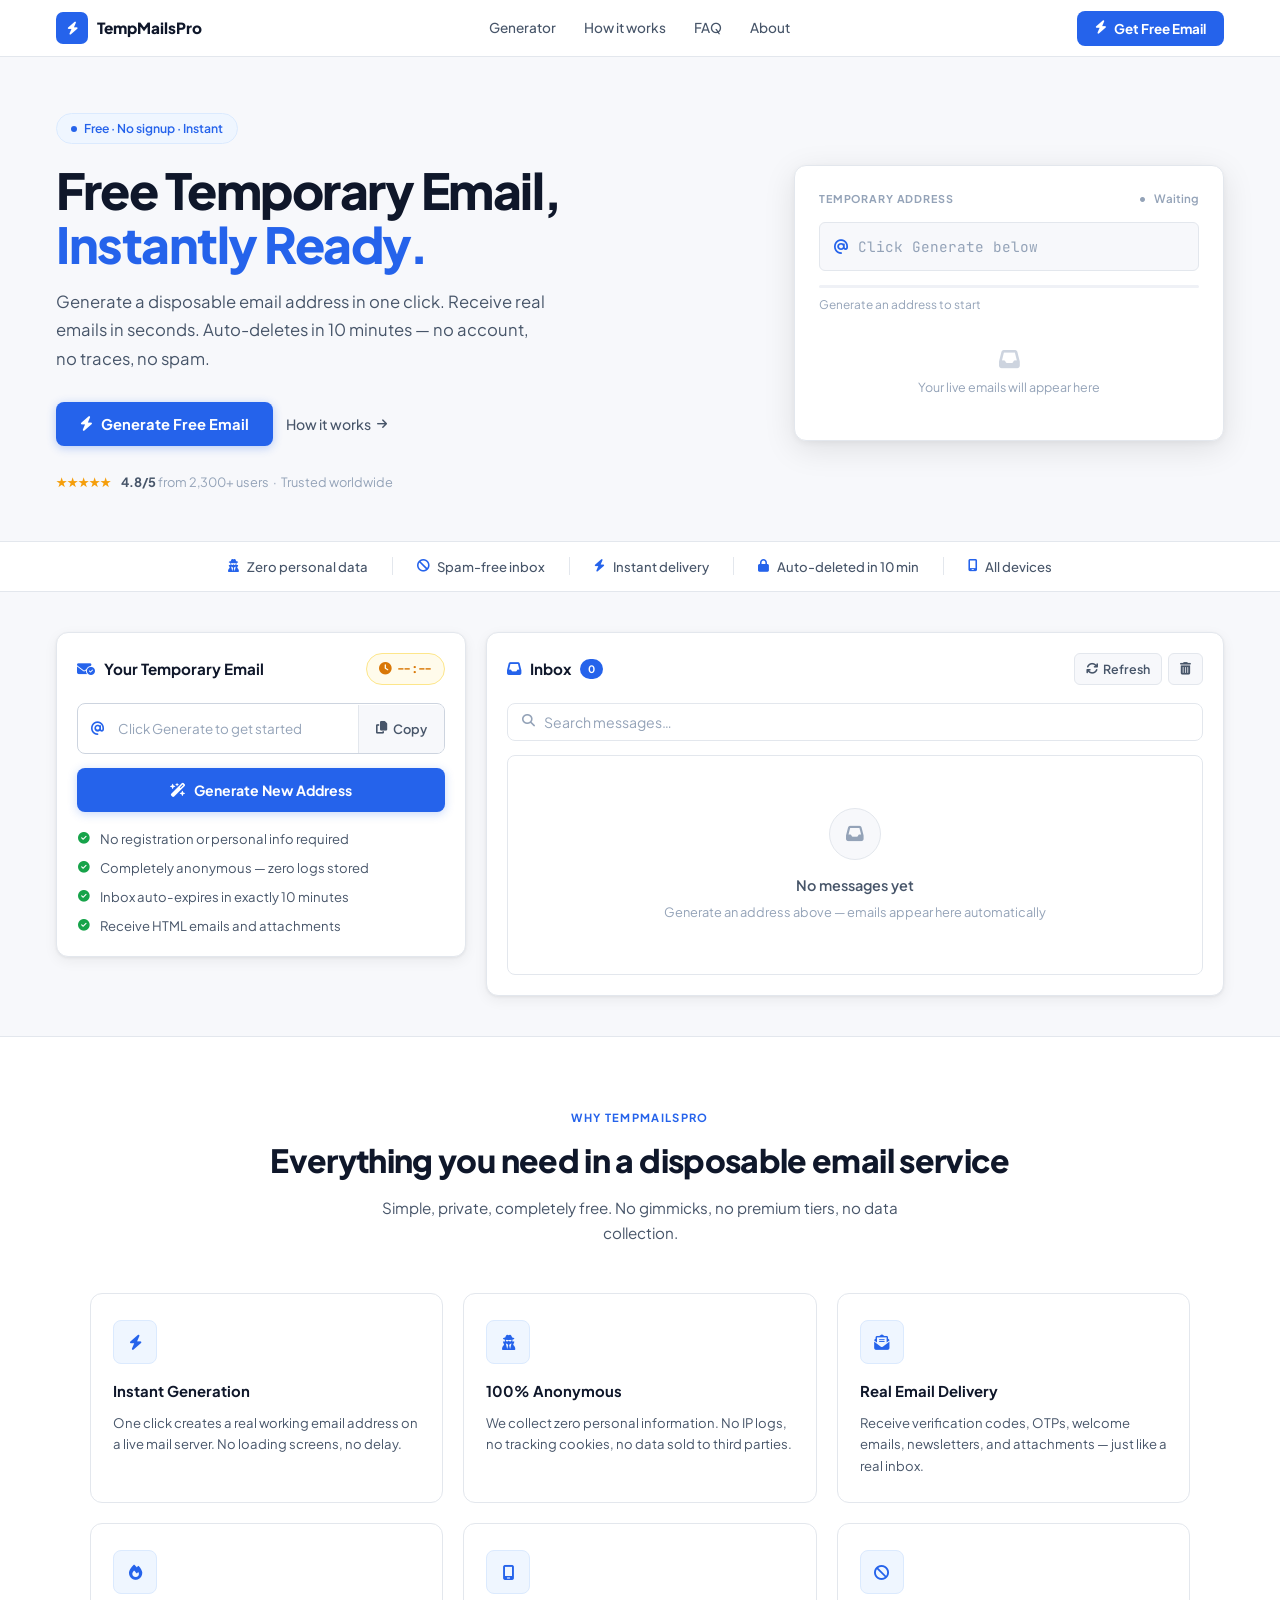
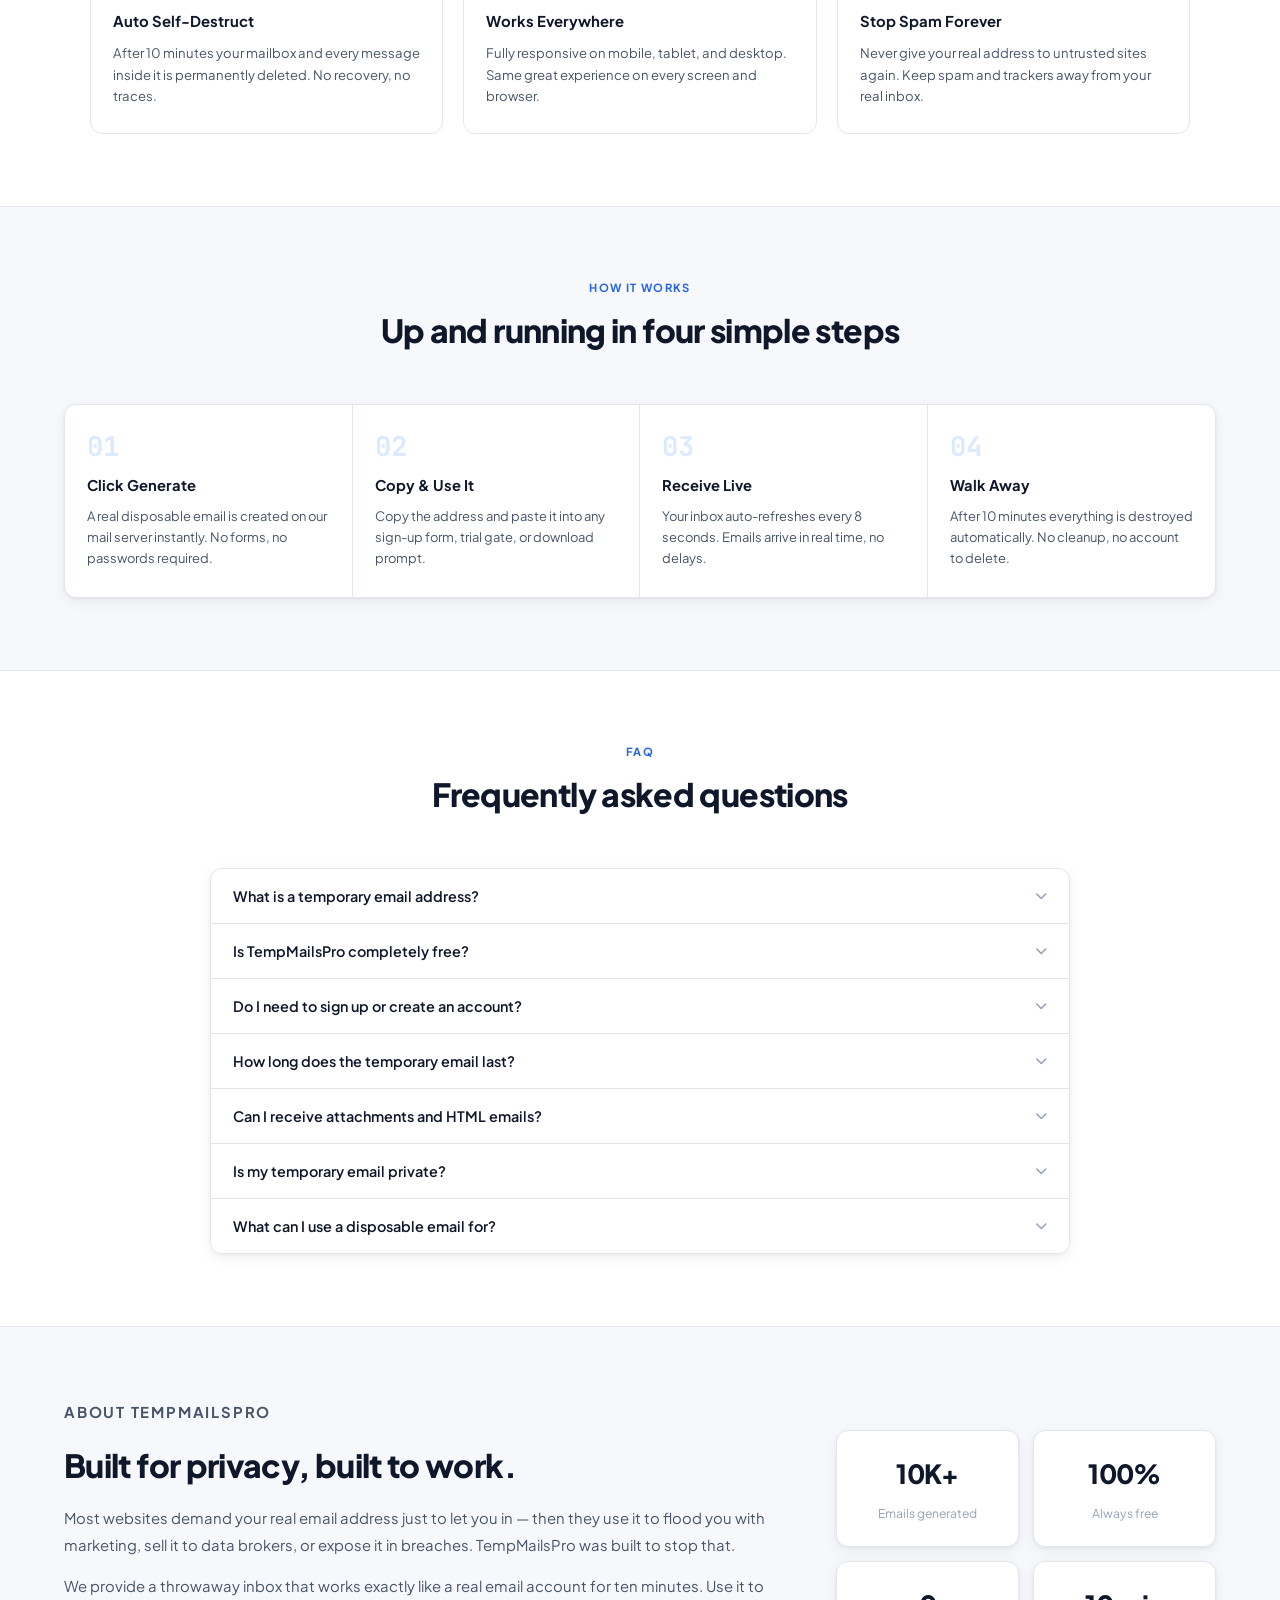
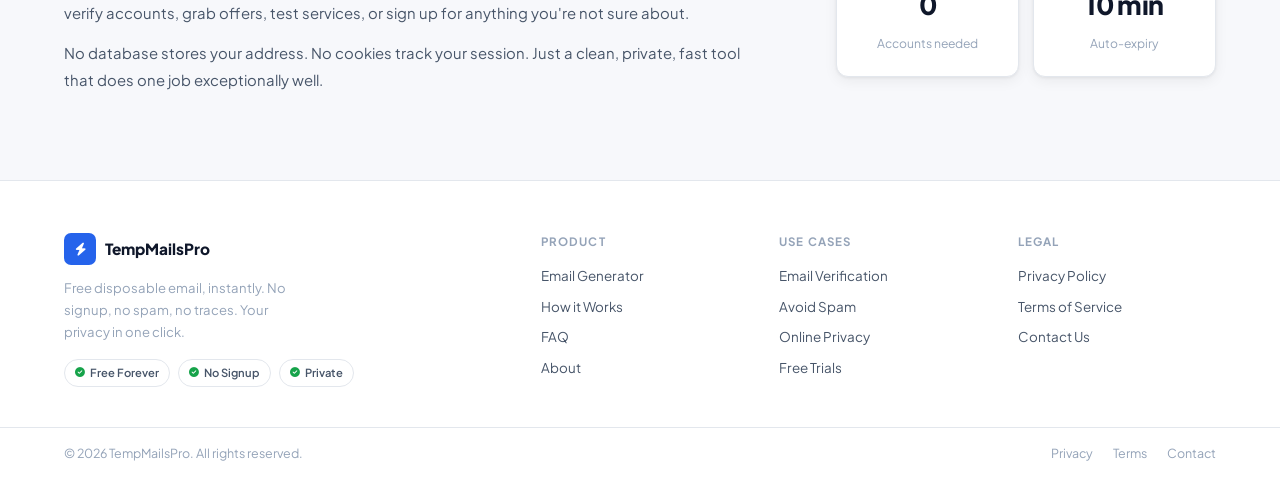
<file: index.html>
<!DOCTYPE html>
<html lang="en">
<head>
<meta charset="UTF-8"/>
<meta name="viewport" content="width=device-width, initial-scale=1.0"/>
<title>TempMailsPro — Free Temporary Email Address | No Signup Required</title>
<meta name="description" content="Generate a free disposable temporary email address instantly. No signup, no password. Receive real emails in seconds. Auto-deletes in 10 minutes. 100% anonymous and private."/>
<meta name="keywords" content="temp mail, temporary email, disposable email, fake email, throwaway email, free temp mail, anonymous email, 10 minute mail, burner email, tempmail"/>
<meta name="robots" content="index, follow"/>
<link rel="canonical" href="https://tempmailspro.com/"/>
<meta name="theme-color" content="#2563eb"/>
<meta property="og:type" content="website"/>
<meta property="og:url" content="https://tempmailspro.com/"/>
<meta property="og:title" content="TempMailsPro — Free Temporary Email Address Generator"/>
<meta property="og:description" content="Get a free disposable email address in one click. No signup. Receive emails instantly, auto-deleted in 10 minutes. 100% private."/>
<meta name="twitter:card" content="summary_large_image"/>
<meta name="twitter:title" content="TempMailsPro — Free Temporary Email Generator"/>
<meta name="twitter:description" content="Disposable email instantly. No signup, fully anonymous, auto-deletes in 10 minutes."/>
<link rel="icon" type="image/svg+xml" href="data:image/svg+xml,%3Csvg xmlns='http://www.w3.org/2000/svg' viewBox='0 0 32 32'%3E%3Crect width='32' height='32' rx='7' fill='%232563eb'/%3E%3Cpath d='M20 3L10 18h7.5L14 29 26 13h-8z' fill='white'/%3E%3C/svg%3E"/>
<script type="application/ld+json">{"@context":"https://schema.org","@type":"WebApplication","name":"TempMailsPro","url":"https://tempmailspro.com","description":"Free temporary disposable email address generator. No signup required. Auto-deletes in 10 minutes.","applicationCategory":"UtilitiesApplication","operatingSystem":"Any","offers":{"@type":"Offer","price":"0","priceCurrency":"USD"}}</script>
<script type="application/ld+json">{"@context":"https://schema.org","@type":"FAQPage","mainEntity":[{"@type":"Question","name":"What is a temporary email address?","acceptedAnswer":{"@type":"Answer","text":"A temporary email address is a short-lived inbox you can use instead of your real email. It auto-deletes after 10 minutes."}},{"@type":"Question","name":"Is TempMailsPro free?","acceptedAnswer":{"@type":"Answer","text":"Yes. 100% free forever. No subscription, no credit card, no hidden fees."}},{"@type":"Question","name":"Do I need to sign up?","acceptedAnswer":{"@type":"Answer","text":"No. Click Generate and you instantly get a working inbox. Zero registration required."}}]}</script>
<link rel="preconnect" href="https://fonts.googleapis.com"/>
<link rel="preconnect" href="https://fonts.gstatic.com" crossorigin/>
<link href="https://fonts.googleapis.com/css2?family=Plus+Jakarta+Sans:wght@400;500;600;700;800&family=JetBrains+Mono:wght@400;500&display=swap" rel="stylesheet"/>
<link rel="stylesheet" href="https://cdnjs.cloudflare.com/ajax/libs/font-awesome/6.4.0/css/all.min.css"/>
<style>
*,*::before,*::after{margin:0;padding:0;box-sizing:border-box;}
:root{
  --w:#fff;--bg:#f7f8fb;--bg2:#eff1f6;
  --bd:#e3e7ed;--bd2:#cdd4df;
  --blue:#2563eb;--bh:#1d4ed8;--bbg:#eff6ff;--bmd:#dbeafe;
  --green:#16a34a;--red:#dc2626;--redbg:#fef2f2;
  --amber:#d97706;--amberbg:#fffbeb;
  --t1:#0f172a;--t2:#475569;--t3:#94a3b8;
  --r:12px;--rsm:8px;--rxs:6px;
  --font:'Plus Jakarta Sans',system-ui,sans-serif;
  --mono:'JetBrains Mono',monospace;
  --sh:0 1px 3px rgba(0,0,0,.06),0 4px 14px rgba(0,0,0,.06);
  --shlg:0 8px 32px rgba(0,0,0,.10),0 2px 8px rgba(0,0,0,.05);
}
html{scroll-behavior:smooth;}
html{overflow-x:hidden;}body{font-family:var(--font);background:var(--bg);color:var(--t1);line-height:1.6;font-size:15px;min-height:100vh;-webkit-tap-highlight-color:transparent;touch-action:manipulation;overflow-x:hidden;width:100%;max-width:100vw;}
a{text-decoration:none;color:inherit;}
button{font-family:var(--font);cursor:pointer;}
:focus-visible{outline:2px solid var(--blue);outline-offset:3px;}
::-webkit-scrollbar{width:5px;} ::-webkit-scrollbar-track{background:transparent;} ::-webkit-scrollbar-thumb{background:var(--bd2);border-radius:4px;}

/* NAV */
.nav{position:sticky;top:0;z-index:200;background:rgba(255,255,255,.96);backdrop-filter:blur(14px);border-bottom:1px solid var(--bd);}
.navi{max-width:1200px;margin:0 auto;padding:0 16px;height:56px;display:flex;align-items:center;justify-content:space-between;gap:12px;overflow:hidden;}
.nbrand{display:flex;align-items:center;gap:9px;font-weight:800;font-size:.96rem;color:var(--t1);}
.bicon{width:32px;height:32px;background:var(--blue);border-radius:7px;display:flex;align-items:center;justify-content:center;color:#fff;font-size:13px;flex-shrink:0;}
.bicon.sm{width:26px;height:26px;font-size:11px;border-radius:5px;}
.nlinks{display:flex;align-items:center;gap:2px;}
.nlinks a{padding:6px 13px;border-radius:var(--rxs);color:var(--t2);font-size:.85rem;font-weight:500;transition:all .12s;}
.nlinks a:hover{background:var(--bg2);color:var(--t1);}
.ncta{display:inline-flex;align-items:center;gap:7px;background:var(--blue);color:#fff;padding:9px 18px;border-radius:var(--rsm);font-size:.84rem;font-weight:700;border:none;transition:background .15s;cursor:pointer;}
.ncta:hover{background:var(--bh);}
.nburg{display:none;flex-direction:column;gap:5px;background:none;border:none;padding:6px;}
.nburg span{display:block;width:20px;height:2px;background:var(--t2);border-radius:2px;transition:all .25s;}
.nburg.open span:nth-child(1){transform:translateY(7px) rotate(45deg);}
.nburg.open span:nth-child(2){opacity:0;}
.nburg.open span:nth-child(3){transform:translateY(-7px) rotate(-45deg);}
.ndrawer{display:none;position:fixed;top:62px;left:0;right:0;background:#fff;border-bottom:1px solid var(--bd);padding:10px 20px 16px;z-index:199;flex-direction:column;gap:2px;box-shadow:var(--shlg);}
.ndrawer.open{display:flex;}
.ndrawer a{padding:11px 12px;color:var(--t2);font-weight:500;font-size:.9rem;border-radius:var(--rxs);border-bottom:1px solid var(--bd);}
.ndrawer a:last-child{border-bottom:none;}
.ndrawer a:hover{background:var(--bg);color:var(--t1);}
.novl{display:none;position:fixed;inset:0;z-index:198;background:rgba(0,0,0,.25);}
.novl.on{display:block;}

/* HERO */
.hero{max-width:1200px;margin:0 auto;padding:56px 16px 48px;display:grid;grid-template-columns:1fr 430px;gap:60px;align-items:center;}
.hpill{display:inline-flex;align-items:center;gap:7px;background:var(--bbg);border:1px solid var(--bmd);color:var(--blue);padding:5px 14px;border-radius:999px;font-size:.76rem;font-weight:600;margin-bottom:20px;}
.pdot{width:6px;height:6px;border-radius:50%;background:var(--blue);animation:blink 2s infinite;}
@keyframes blink{0%,100%{opacity:1;}50%{opacity:.3;}}
.hero h1{font-size:clamp(2rem,4vw,3.1rem);font-weight:800;line-height:1.08;letter-spacing:-.03em;color:var(--t1);margin-bottom:16px;}
.hero h1 span{color:var(--blue);}
.hdesc{font-size:1.04rem;color:var(--t2);max-width:490px;margin-bottom:28px;line-height:1.74;}
.hcta{display:flex;gap:13px;align-items:center;flex-wrap:wrap;margin-bottom:26px;}
.btnp{display:inline-flex;align-items:center;gap:8px;background:var(--blue);color:#fff;padding:13px 24px;border-radius:var(--rsm);font-weight:700;font-size:.92rem;border:none;box-shadow:0 2px 10px rgba(37,99,235,.3);transition:all .15s;cursor:pointer;}
.btnp:hover{background:var(--bh);transform:translateY(-1px);box-shadow:0 4px 18px rgba(37,99,235,.38);}
.btng{display:inline-flex;align-items:center;gap:6px;color:var(--t2);font-size:.88rem;font-weight:500;transition:color .15s;}
.btng:hover{color:var(--blue);}
.btng i{font-size:.72rem;transition:transform .15s;}
.btng:hover i{transform:translateX(3px);}
.hproof{display:flex;align-items:center;gap:10px;font-size:.8rem;color:var(--t3);}
.hstars{color:#f59e0b;}
.hproof strong{color:var(--t2);}

/* HERO CARD */
.hcard{background:var(--w);border:1px solid var(--bd);border-radius:var(--r);padding:24px;box-shadow:var(--shlg);}
.hcrow{display:flex;justify-content:space-between;align-items:center;margin-bottom:14px;}
.hclbl{font-size:.67rem;font-weight:700;color:var(--t3);text-transform:uppercase;letter-spacing:.08em;}
.hclive{display:flex;align-items:center;gap:5px;font-size:.72rem;font-weight:600;}
.ldot{width:6px;height:6px;border-radius:50%;background:var(--green);animation:blink 2s infinite;}
.hcaddr{font-family:var(--mono);font-size:.9rem;color:var(--t1);padding:12px 14px;background:var(--bg);border:1px solid var(--bd);border-radius:var(--rxs);margin-bottom:14px;display:flex;align-items:center;gap:9px;}
.hcaddr i{color:var(--blue);}
.hcbar{height:3px;background:var(--bg2);border-radius:2px;margin-bottom:8px;overflow:hidden;}
.hcfill{height:100%;width:0%;background:var(--blue);border-radius:2px;transition:width 1s linear;}
.hctimer{font-size:.74rem;color:var(--t3);margin-bottom:16px;}
.hcmails{display:flex;flex-direction:column;gap:7px;}
.hcmail{display:flex;align-items:center;gap:10px;padding:10px 13px;background:var(--bg);border:1px solid var(--bd);border-radius:var(--rxs);animation:slideIn .25s ease;}
@keyframes slideIn{from{opacity:0;transform:translateY(6px);}to{opacity:1;transform:translateY(0);}}
.hcdot{width:7px;height:7px;border-radius:50%;background:var(--blue);flex-shrink:0;}
.hcdot.r{background:var(--bd2);}
.hcmb{flex:1;min-width:0;}
.hcfrom{font-size:.79rem;font-weight:600;color:var(--t1);display:block;}
.hcsub{font-size:.72rem;color:var(--t3);white-space:nowrap;overflow:hidden;text-overflow:ellipsis;display:block;}
.hct{font-size:.68rem;color:var(--t3);flex-shrink:0;}
.hcempty{text-align:center;padding:18px 10px;font-size:.78rem;color:var(--t3);display:flex;flex-direction:column;align-items:center;gap:8px;}

/* TRUST BAR */
.tbar{background:var(--w);border-top:1px solid var(--bd);border-bottom:1px solid var(--bd);display:flex;align-items:center;justify-content:center;flex-wrap:wrap;}
.titem{display:flex;align-items:center;gap:8px;padding:14px 24px;font-size:.82rem;font-weight:500;color:var(--t2);}
.titem i{color:var(--blue);font-size:.78rem;}
.tsep{width:1px;height:18px;background:var(--bd);}

/* WORKSPACE */
.ws{max-width:1200px;margin:0 auto;padding:40px 16px;display:grid;grid-template-columns:410px 1fr;gap:20px;align-items:start;}
.panel{background:var(--w);border:1px solid var(--bd);border-radius:var(--r);padding:20px;box-shadow:var(--sh);overflow:hidden;}
.phd{display:flex;align-items:center;justify-content:space-between;margin-bottom:18px;flex-wrap:wrap;gap:8px;min-width:0;}
.ptitle{display:flex;align-items:center;gap:9px;min-width:0;flex-shrink:1;}
.ptitle i{color:var(--blue);font-size:.9rem;}
.ptitle h2{font-size:.95rem;font-weight:700;color:var(--t1);}
.ubadge{background:var(--blue);color:#fff;font-size:.64rem;font-weight:700;padding:2px 8px;border-radius:999px;min-width:20px;text-align:center;}
.tchip{display:flex;align-items:center;gap:6px;background:var(--amberbg);border:1px solid #fde68a;color:var(--amber);padding:5px 12px;border-radius:999px;font-size:.78rem;font-weight:700;font-family:var(--mono);transition:all .3s;}
.tchip.warn{background:#fff7ed;border-color:#fed7aa;color:#c2410c;}
.tchip.expired{background:var(--redbg);border-color:#fca5a5;color:var(--red);}
.efield{display:flex;align-items:center;border:1.5px solid var(--bd2);border-radius:var(--rsm);overflow:hidden;margin-bottom:14px;background:var(--w);transition:border-color .2s,box-shadow .2s;}
.efield:focus-within{border-color:var(--blue);box-shadow:0 0 0 3px rgba(37,99,235,.1);}
.eat{padding:0 13px;color:var(--blue);font-size:.83rem;flex-shrink:0;}
.eaddr{flex:1;font-family:var(--mono);font-size:.88rem;color:var(--t1);padding:14px 0;white-space:nowrap;overflow:hidden;text-overflow:ellipsis;min-width:0;user-select:all;}
.eaddr.ph{color:var(--t3);font-family:var(--font);font-size:.84rem;}
.ecopy{display:flex;align-items:center;gap:6px;padding:0 17px;height:48px;background:var(--bg);border:none;border-left:1px solid var(--bd);color:var(--t2);font-size:.8rem;font-weight:600;white-space:nowrap;flex-shrink:0;transition:background .15s,color .15s;}
.ecopy:hover{background:var(--blue);color:#fff;}
.ecopy.copied{background:var(--green);color:#fff;}
.genbtn{width:100%;padding:13px;background:var(--blue);border:none;border-radius:var(--rsm);color:#fff;font-weight:700;font-size:.88rem;display:flex;align-items:center;justify-content:center;gap:8px;box-shadow:0 2px 10px rgba(37,99,235,.25);margin-bottom:16px;transition:all .15s;box-sizing:border-box;}
.genbtn:hover:not(:disabled){background:var(--bh);transform:translateY(-1px);box-shadow:0 4px 16px rgba(37,99,235,.34);}
.genbtn:disabled{opacity:.5;cursor:not-allowed;transform:none!important;}
.ghints{list-style:none;display:flex;flex-direction:column;gap:8px;}
.ghints li{display:flex;align-items:center;gap:9px;font-size:.82rem;color:var(--t2);}
.ghints i{color:var(--green);font-size:.73rem;width:14px;text-align:center;}
.ibtns{display:flex;gap:6px;flex-shrink:0;}
.ibbtn{display:flex;align-items:center;gap:5px;padding:7px 11px;background:var(--bg);border:1px solid var(--bd);border-radius:var(--rxs);color:var(--t2);font-size:.78rem;font-weight:600;transition:all .15s;white-space:nowrap;}
.ibbtn:hover{background:var(--bg2);border-color:var(--bd2);color:var(--t1);}
.ibbtn.danger:hover{background:var(--redbg);border-color:#fca5a5;color:var(--red);}
.isearch{display:flex;align-items:center;gap:9px;border:1px solid var(--bd);border-radius:var(--rsm);padding:9px 14px;margin-bottom:14px;transition:border-color .2s,box-shadow .2s;}
.isearch:focus-within{border-color:var(--blue);box-shadow:0 0 0 3px rgba(37,99,235,.08);}
.isearch i{color:var(--t3);font-size:.8rem;flex-shrink:0;}
.isearch input{flex:1;border:none;outline:none;background:transparent;font-family:var(--font);font-size:.88rem;color:var(--t1);}
.isearch input::placeholder{color:var(--t3);}
.elist{border:1px solid var(--bd);border-radius:var(--rsm);overflow:hidden;max-height:500px;overflow-y:auto;-webkit-overflow-scrolling:touch;overscroll-behavior:contain;}
.iempty{text-align:center;padding:52px 20px;}
.ieicon{width:52px;height:52px;background:var(--bg);border:1px solid var(--bd);border-radius:50%;display:flex;align-items:center;justify-content:center;margin:0 auto 14px;font-size:1.1rem;color:var(--t3);}
.ietitle{font-weight:600;font-size:.9rem;color:var(--t2);margin-bottom:5px;}
.iesub{font-size:.8rem;color:var(--t3);}
.mrow{display:flex;align-items:stretch;border-bottom:1px solid var(--bd);cursor:pointer;transition:background .1s;animation:mfade .22s ease both;}
.mrow:last-child{border-bottom:none;}
.mrow:hover{background:var(--bg);}
.mrow.unread{background:#f0f7ff;}
.mrow.unread:hover{background:#e8f2fd;}
@keyframes mfade{from{opacity:0;transform:translateX(-5px);}to{opacity:1;transform:translateX(0);}}
.mbar{width:3px;flex-shrink:0;background:var(--blue);}
.mbar.read{background:transparent;}
.mbody{flex:1;padding:12px 14px;min-width:0;}
.mtop{display:flex;justify-content:space-between;align-items:center;margin-bottom:3px;gap:8px;}
.mfrom{font-size:.84rem;font-weight:600;color:var(--t1);white-space:nowrap;overflow:hidden;text-overflow:ellipsis;}
.mtime{font-size:.71rem;color:var(--t3);flex-shrink:0;}
.msubj{font-size:.82rem;color:var(--t2);white-space:nowrap;overflow:hidden;text-overflow:ellipsis;margin-bottom:2px;}
.mprev{font-size:.76rem;color:var(--t3);white-space:nowrap;overflow:hidden;text-overflow:ellipsis;}
.macts{display:flex;flex-direction:column;justify-content:center;padding:0 10px;gap:4px;border-left:1px solid var(--bd);}
.mabtn{width:28px;height:28px;background:transparent;border:none;border-radius:var(--rxs);color:var(--t3);font-size:.73rem;display:flex;align-items:center;justify-content:center;transition:all .12s;}
.mabtn:hover{background:var(--bg2);color:var(--t2);}
.mabtn.del:hover{background:var(--redbg);color:var(--red);}
.dpane{margin-top:16px;}
.dpane:empty{display:none;}
.ddiv{height:1px;background:var(--bd);margin:14px 0;}
.dhead{display:flex;justify-content:space-between;align-items:flex-start;gap:14px;flex-wrap:wrap;margin-bottom:16px;}
.dsubj{font-size:1.02rem;font-weight:700;color:var(--t1);margin-bottom:4px;}
.dmeta{font-size:.78rem;color:var(--t3);}
.dbtns{display:flex;gap:7px;flex-wrap:wrap;}
.dbtn{display:flex;align-items:center;gap:6px;padding:7px 13px;background:var(--bg);border:1px solid var(--bd);border-radius:var(--rxs);color:var(--t2);font-size:.78rem;font-weight:600;font-family:var(--font);transition:all .15s;cursor:pointer;}
.dbtn:hover{background:var(--bg2);color:var(--t1);}
.dbtn.back:hover{background:var(--bbg);color:var(--blue);border-color:var(--bmd);}
.dbtn.del:hover{background:var(--redbg);color:var(--red);border-color:#fca5a5;}
.dbody{background:var(--bg);border:1px solid var(--bd);border-radius:var(--rsm);padding:12px;font-size:.88rem;line-height:1.74;color:var(--t1);overflow-x:hidden;overflow-y:auto;-webkit-overflow-scrolling:touch;overscroll-behavior:contain;}
/* Email content wrapper — scoped so email CSS can't break page layout */
.eml-wrap{max-width:100%;overflow-x:hidden;word-break:break-word;}
.eml-wrap *{max-width:100%!important;box-sizing:border-box!important;}
.eml-wrap table{width:100%!important;border-collapse:collapse;}
.eml-wrap td,.eml-wrap th{padding:4px 6px;word-break:break-word;}
.eml-wrap img{max-width:100%!important;height:auto!important;display:block;}
.eml-wrap a{color:var(--blue);word-break:break-all;}
.eml-plain{white-space:pre-wrap;word-break:break-word;font-family:var(--font);font-size:.87rem;line-height:1.7;color:var(--t1);}
.dbody pre{white-space:pre-wrap;font-family:var(--font);}
.attarea{margin-top:10px;display:flex;flex-direction:column;gap:6px;}
.attrow{display:flex;justify-content:space-between;align-items:center;padding:9px 14px;background:var(--bg);border:1px solid var(--bd);border-radius:var(--rxs);font-size:.82rem;color:var(--t2);}

/* FEATURES */
.fsec{background:var(--w);border-top:1px solid var(--bd);border-bottom:1px solid var(--bd);padding:72px 24px;}
.shdr{text-align:center;margin-bottom:48px;}
.seyebrow{font-size:.7rem;font-weight:700;text-transform:uppercase;letter-spacing:.12em;color:var(--blue);margin-bottom:8px;}
.sh2{font-size:clamp(1.5rem,3vw,2rem);font-weight:800;color:var(--t1);letter-spacing:-.02em;}
.ssub{font-size:.95rem;color:var(--t2);margin-top:10px;max-width:560px;margin-left:auto;margin-right:auto;}
.fgrid{max-width:1100px;margin:0 auto;display:grid;grid-template-columns:repeat(3,1fr);gap:20px;}
.fcard{padding:26px 22px;border:1px solid var(--bd);border-radius:var(--r);background:var(--w);transition:border-color .2s,box-shadow .2s,transform .2s;}
.fcard:hover{border-color:var(--blue);box-shadow:0 4px 18px rgba(37,99,235,.1);transform:translateY(-3px);}
.ficon{width:44px;height:44px;background:var(--bbg);border:1px solid var(--bmd);border-radius:var(--rsm);display:flex;align-items:center;justify-content:center;color:var(--blue);font-size:.95rem;margin-bottom:16px;}
.fcard h3{font-size:.93rem;font-weight:700;color:var(--t1);margin-bottom:8px;}
.fcard p{font-size:.82rem;color:var(--t2);line-height:1.64;}

/* HOW */
.howsec{max-width:1200px;margin:0 auto;padding:72px 24px;}
.howgrid{display:grid;grid-template-columns:repeat(4,1fr);gap:0;border:1px solid var(--bd);border-radius:var(--r);overflow:hidden;background:var(--w);box-shadow:var(--sh);}
.howstep{padding:28px 22px;border-right:1px solid var(--bd);}
.howstep:last-child{border-right:none;}
.hown{font-family:var(--mono);font-size:1.7rem;font-weight:700;color:var(--bmd);line-height:1;margin-bottom:14px;}
.howstep h3{font-size:.92rem;font-weight:700;color:var(--t1);margin-bottom:8px;}
.howstep p{font-size:.81rem;color:var(--t2);line-height:1.64;}

/* FAQ */
.faqsec{background:var(--w);border-top:1px solid var(--bd);border-bottom:1px solid var(--bd);padding:72px 24px;}
.faqgrid{max-width:860px;margin:0 auto;border:1px solid var(--bd);border-radius:var(--r);overflow:hidden;box-shadow:var(--sh);}
.faqitem{border-bottom:1px solid var(--bd);}
.faqitem:last-child{border-bottom:none;}
.faqq{display:flex;justify-content:space-between;align-items:center;padding:18px 22px;cursor:pointer;gap:16px;transition:background .12s;background:none;border:none;width:100%;text-align:left;}
.faqq:hover{background:var(--bg);}
.faqtext{font-size:.9rem;font-weight:600;color:var(--t1);}
.faqico{color:var(--t3);font-size:.75rem;flex-shrink:0;transition:transform .25s;}
.faqitem.open .faqico{transform:rotate(180deg);}
.faqa{max-height:0;overflow:hidden;transition:max-height .35s ease;}
.faqinner{padding:0 22px 18px;font-size:.87rem;color:var(--t2);line-height:1.72;}
.faqitem.open .faqa{max-height:300px;}

/* ABOUT */
.aboutsec{max-width:1200px;margin:0 auto;padding:72px 24px;display:grid;grid-template-columns:1fr 380px;gap:64px;align-items:center;}
.aboutcopy .sh2{margin-bottom:14px;text-align:left;}
.aboutcopy p{font-size:.93rem;color:var(--t2);line-height:1.8;margin-bottom:14px;}
.statgrid{display:grid;grid-template-columns:1fr 1fr;gap:14px;}
.statcard{background:var(--w);border:1px solid var(--bd);border-radius:var(--r);padding:22px 18px;box-shadow:var(--sh);text-align:center;}
.statcard strong{display:block;font-size:1.65rem;font-weight:800;color:var(--t1);letter-spacing:-.02em;margin-bottom:4px;}
.statcard span{font-size:.76rem;color:var(--t3);}

/* FOOTER */
.sitefooter{background:var(--w);border-top:1px solid var(--bd);}
.footmain{max-width:1200px;margin:0 auto;padding:52px 24px 40px;display:grid;grid-template-columns:2.2fr 1fr 1fr 1fr;gap:40px;}
.flogo{display:flex;align-items:center;gap:9px;font-weight:800;font-size:.96rem;color:var(--t1);margin-bottom:12px;}
.fdesc{font-size:.82rem;color:var(--t3);line-height:1.68;max-width:240px;margin-bottom:16px;}
.fbadges{display:flex;gap:8px;flex-wrap:wrap;}
.fbadge{display:inline-flex;align-items:center;gap:5px;padding:4px 10px;border-radius:999px;font-size:.7rem;font-weight:600;border:1px solid var(--bd);color:var(--t2);}
.fbadge i{font-size:.62rem;color:var(--green);}
.fctitle{font-size:.72rem;text-transform:uppercase;letter-spacing:.1em;color:var(--t3);font-weight:700;margin-bottom:14px;}
.fcol a{display:block;font-size:.84rem;color:var(--t2);margin-bottom:9px;transition:color .15s;}
.fcol a:last-child{margin-bottom:0;}
.fcol a:hover{color:var(--blue);}
.fbar{border-top:1px solid var(--bd);}
.fbari{max-width:1200px;margin:0 auto;padding:16px 24px;display:flex;justify-content:space-between;align-items:center;gap:16px;font-size:.78rem;color:var(--t3);flex-wrap:wrap;}
.flinks{display:flex;gap:20px;}
.flinks a{color:var(--t3);transition:color .15s;}
.flinks a:hover{color:var(--blue);}

/* TOAST */
.toast{position:fixed;bottom:24px;right:24px;background:var(--t1);color:#fff;padding:12px 18px;border-radius:var(--rsm);font-size:.84rem;font-weight:500;box-shadow:var(--shlg);transform:translateY(70px);opacity:0;transition:all .3s cubic-bezier(.4,0,.2,1);z-index:9999;pointer-events:none;max-width:320px;}
.toast.show{transform:translateY(0);opacity:1;}
.toast.success{background:#15803d;}
.toast.error{background:var(--red);}

/* ANIM */
@keyframes spin{to{transform:rotate(360deg)}}
.spin{animation:spin .7s linear infinite;}
@keyframes fadeUp{from{opacity:0;transform:translateY(16px);}to{opacity:1;transform:translateY(0);}}
.a1{animation:fadeUp .45s .04s both;}
.a2{animation:fadeUp .45s .10s both;}
.a3{animation:fadeUp .45s .16s both;}
.a4{animation:fadeUp .45s .22s both;}
.a5{animation:fadeUp .5s .14s both;}

/* RESPONSIVE */
@media(max-width:1100px){
  .hero{grid-template-columns:1fr;gap:40px;padding:52px 24px 48px;}
  .hcard{max-width:460px;}
  .ws{grid-template-columns:1fr;padding:32px 16px;}
  .howgrid{grid-template-columns:repeat(2,1fr);}
  .howstep:nth-child(2){border-right:none;}
  .howstep:nth-child(1),.howstep:nth-child(2){border-bottom:1px solid var(--bd);}
  .aboutsec{grid-template-columns:1fr;gap:36px;}
  .footmain{grid-template-columns:1fr 1fr;gap:28px;}
  .footmain > div:first-child{grid-column:span 2;}
  .fgrid{grid-template-columns:repeat(2,1fr);}
}
@media(max-width:700px){
  .nlinks,.ncta{display:none;}
  .nburg{display:flex;}
  .tsep{display:none;}
  .titem{padding:10px 12px;font-size:.76rem;}
  .howgrid{grid-template-columns:1fr;}
  .howstep{border-right:none;border-bottom:1px solid var(--bd);}
  .howstep:last-child{border-bottom:none;}
  .fgrid{grid-template-columns:1fr;}
  .statgrid{grid-template-columns:1fr 1fr;}
  .footmain{grid-template-columns:1fr;}
  .footmain > div:first-child{grid-column:auto;}
  .fbari{flex-direction:column;gap:8px;text-align:center;}
  /* Key mobile panel fixes */
  .ws{grid-template-columns:1fr;padding:24px 12px;}
  .panel{padding:16px;overflow:hidden;}
  .phd{gap:6px;}
  .ptitle h2{font-size:.88rem;}
  .tchip{font-size:.72rem;padding:4px 9px;}
  .efield{flex-direction:column;}
  .eat{display:none;} /* hide @ icon on tiny screens */
  .eaddr{width:100%;padding:12px 14px;min-width:0;overflow:hidden;text-overflow:ellipsis;}
  .ecopy{border-left:none;border-top:1px solid var(--bd);width:100%;justify-content:center;height:42px;}
  .genbtn{font-size:.84rem;padding:12px;}
  .ibtns{gap:5px;}
  .ibbtn{padding:6px 9px;font-size:.74rem;}
  .ibbtn span,.ibbtn .refresh-text{display:none;} /* icon only on mobile */
  .isearch{padding:8px 11px;}
  .dbody{padding:10px;}
  .dhead{gap:10px;}
  .dbtns{flex-wrap:wrap;gap:6px;}
  .dbtn{padding:6px 10px;font-size:.74rem;}
  .toast{left:14px;right:14px;bottom:14px;}
  .hcta{flex-direction:column;align-items:flex-start;}
  .btnp,.btng{width:100%;justify-content:center;}
  .dbtns{width:100%;}
  .mrow{overflow:hidden;}
  .mbody{overflow:hidden;}
}
@media(max-width:440px){.statgrid{grid-template-columns:1fr;}}
</style>
</head>
<body>

<nav class="nav">
  <div class="navi">
    <a href="/" class="nbrand">
      <div class="bicon"><i class="fas fa-bolt"></i></div>
      TempMailsPro
    </a>
    <div class="nlinks">
      <a href="#gen">Generator</a>
      <a href="#how">How it works</a>
      <a href="#faq">FAQ</a>
      <a href="#about">About</a>
    </div>
    <button class="ncta" id="navGenBtn"><i class="fas fa-bolt"></i> Get Free Email</button>
    <button class="nburg" id="burger" aria-label="Toggle menu"><span></span><span></span><span></span></button>
  </div>
</nav>
<div class="ndrawer" id="drawer">
  <a href="#gen">Generator</a>
  <a href="#how">How it works</a>
  <a href="#faq">FAQ</a>
  <a href="#about">About</a>
</div>
<div class="novl" id="novl"></div>

<main>

<section class="hero">
  <div>
    <p class="hpill a1"><span class="pdot"></span> Free · No signup · Instant</p>
    <h1 class="a2">Free Temporary Email,<br/><span>Instantly Ready.</span></h1>
    <p class="hdesc a3">Generate a disposable email address in one click. Receive real emails in seconds. Auto-deletes in 10 minutes — no account, no traces, no spam.</p>
    <div class="hcta a4">
      <button class="btnp" id="heroGenBtn"><i class="fas fa-bolt"></i> Generate Free Email</button>
      <a href="#how" class="btng">How it works <i class="fas fa-arrow-right"></i></a>
    </div>
    <div class="hproof a4">
      <span class="hstars">★★★★★</span>
      <span><strong>4.8/5</strong> from 2,300+ users &nbsp;·&nbsp; Trusted worldwide</span>
    </div>
  </div>

  <div class="hcard a5">
    <div class="hcrow">
      <span class="hclbl">Temporary address</span>
      <span class="hclive" id="hcLive" style="color:var(--t3);"><i class="fas fa-circle" style="font-size:5px;margin-right:4px;"></i>Waiting</span>
    </div>
    <div class="hcaddr"><i class="fas fa-at"></i><span id="hcEmail" style="color:var(--t3);">Click Generate below</span></div>
    <div class="hcbar"><div id="hcFill" class="hcfill"></div></div>
    <div class="hctimer" id="hcTimer">Generate an address to start</div>
    <div class="hcmails" id="hcMails">
      <div class="hcempty"><i class="fas fa-inbox" style="font-size:1.3rem;color:var(--bd2);"></i>Your live emails will appear here</div>
    </div>
  </div>
</section>

<div class="tbar">
  <div class="titem"><i class="fas fa-user-secret"></i> Zero personal data</div><div class="tsep"></div>
  <div class="titem"><i class="fas fa-ban"></i> Spam-free inbox</div><div class="tsep"></div>
  <div class="titem"><i class="fas fa-bolt"></i> Instant delivery</div><div class="tsep"></div>
  <div class="titem"><i class="fas fa-lock"></i> Auto-deleted in 10 min</div><div class="tsep"></div>
  <div class="titem"><i class="fas fa-mobile-screen"></i> All devices</div>
</div>

<section class="ws" id="gen">
  <div class="panel">
    <div class="phd">
      <div class="ptitle"><i class="fas fa-envelope-circle-check"></i><h2>Your Temporary Email</h2></div>
      <div class="tchip" id="timerChip"><i class="fas fa-clock"></i><span id="timerDisplay">--:--</span></div>
    </div>
    <div class="efield">
      <i class="fas fa-at eat"></i>
      <span class="eaddr ph" id="emailAddr" tabindex="0">Click Generate to get started</span>
      <button class="ecopy" id="copyBtn"><i class="fas fa-copy"></i> Copy</button>
    </div>
    <button class="genbtn" id="generateBtn"><i class="fas fa-wand-magic-sparkles"></i> Generate New Address</button>
    <ul class="ghints">
      <li><i class="fas fa-circle-check"></i> No registration or personal info required</li>
      <li><i class="fas fa-circle-check"></i> Completely anonymous — zero logs stored</li>
      <li><i class="fas fa-circle-check"></i> Inbox auto-expires in exactly 10 minutes</li>
      <li><i class="fas fa-circle-check"></i> Receive HTML emails and attachments</li>
    </ul>
  </div>

  <div class="panel">
    <div class="phd">
      <div class="ptitle"><i class="fas fa-inbox"></i><h2>Inbox</h2><span class="ubadge" id="unreadBadge">0</span></div>
      <div class="ibtns">
        <button class="ibbtn" id="refreshBtn"><i class="fas fa-arrows-rotate"></i> Refresh</button>
        <button class="ibbtn danger" id="deleteAllBtn"><i class="fas fa-trash-can"></i></button>
      </div>
    </div>
    <div class="isearch">
      <i class="fas fa-magnifying-glass"></i>
      <input type="search" id="searchInput" placeholder="Search messages…" autocomplete="off"/>
    </div>
    <div class="elist" id="emailList">
      <div class="iempty">
        <div class="ieicon"><i class="fas fa-inbox"></i></div>
        <p class="ietitle">No messages yet</p>
        <p class="iesub">Generate an address above — emails appear here automatically</p>
      </div>
    </div>
    <div class="dpane" id="detailPane"></div>
  </div>
</section>

<section class="fsec">
  <div class="shdr">
    <p class="seyebrow">Why TempMailsPro</p>
    <h2 class="sh2">Everything you need in a disposable email service</h2>
    <p class="ssub">Simple, private, completely free. No gimmicks, no premium tiers, no data collection.</p>
  </div>
  <div class="fgrid">
    <article class="fcard"><div class="ficon"><i class="fas fa-bolt"></i></div><h3>Instant Generation</h3><p>One click creates a real working email address on a live mail server. No loading screens, no delay.</p></article>
    <article class="fcard"><div class="ficon"><i class="fas fa-user-secret"></i></div><h3>100% Anonymous</h3><p>We collect zero personal information. No IP logs, no tracking cookies, no data sold to third parties.</p></article>
    <article class="fcard"><div class="ficon"><i class="fas fa-envelope-open-text"></i></div><h3>Real Email Delivery</h3><p>Receive verification codes, OTPs, welcome emails, newsletters, and attachments — just like a real inbox.</p></article>
    <article class="fcard"><div class="ficon"><i class="fas fa-fire"></i></div><h3>Auto Self-Destruct</h3><p>After 10 minutes your mailbox and every message inside it is permanently deleted. No recovery, no traces.</p></article>
    <article class="fcard"><div class="ficon"><i class="fas fa-mobile-screen"></i></div><h3>Works Everywhere</h3><p>Fully responsive on mobile, tablet, and desktop. Same great experience on every screen and browser.</p></article>
    <article class="fcard"><div class="ficon"><i class="fas fa-ban"></i></div><h3>Stop Spam Forever</h3><p>Never give your real address to untrusted sites again. Keep spam and trackers away from your real inbox.</p></article>
  </div>
</section>

<section class="howsec" id="how">
  <div class="shdr">
    <p class="seyebrow">How it works</p>
    <h2 class="sh2">Up and running in four simple steps</h2>
  </div>
  <div class="howgrid">
    <div class="howstep"><div class="hown">01</div><h3>Click Generate</h3><p>A real disposable email is created on our mail server instantly. No forms, no passwords required.</p></div>
    <div class="howstep"><div class="hown">02</div><h3>Copy &amp; Use It</h3><p>Copy the address and paste it into any sign-up form, trial gate, or download prompt.</p></div>
    <div class="howstep"><div class="hown">03</div><h3>Receive Live</h3><p>Your inbox auto-refreshes every 8 seconds. Emails arrive in real time, no delays.</p></div>
    <div class="howstep"><div class="hown">04</div><h3>Walk Away</h3><p>After 10 minutes everything is destroyed automatically. No cleanup, no account to delete.</p></div>
  </div>
</section>

<section class="faqsec" id="faq">
  <div class="shdr">
    <p class="seyebrow">FAQ</p>
    <h2 class="sh2">Frequently asked questions</h2>
  </div>
  <div class="faqgrid">
    <div class="faqitem"><button class="faqq"><span class="faqtext">What is a temporary email address?</span><i class="fas fa-chevron-down faqico"></i></button><div class="faqa"><div class="faqinner">A temporary email address is a short-lived inbox you can use instead of your real email. It receives real emails but auto-deletes after 10 minutes, leaving no trace.</div></div></div>
    <div class="faqitem"><button class="faqq"><span class="faqtext">Is TempMailsPro completely free?</span><i class="fas fa-chevron-down faqico"></i></button><div class="faqa"><div class="faqinner">Yes — 100% free, forever. No subscription, no credit card, no premium tier, no hidden fees.</div></div></div>
    <div class="faqitem"><button class="faqq"><span class="faqtext">Do I need to sign up or create an account?</span><i class="fas fa-chevron-down faqico"></i></button><div class="faqa"><div class="faqinner">No account needed. Click Generate and you instantly receive a working inbox. We never ask for any personal information.</div></div></div>
    <div class="faqitem"><button class="faqq"><span class="faqtext">How long does the temporary email last?</span><i class="fas fa-chevron-down faqico"></i></button><div class="faqa"><div class="faqinner">Each address is active for exactly 10 minutes. After expiry, the inbox and all messages are permanently deleted from our servers.</div></div></div>
    <div class="faqitem"><button class="faqq"><span class="faqtext">Can I receive attachments and HTML emails?</span><i class="fas fa-chevron-down faqico"></i></button><div class="faqa"><div class="faqinner">Yes. Verification emails, OTPs, HTML newsletters, and file attachments all work. HTML emails render in a sandboxed frame and attachments can be downloaded directly.</div></div></div>
    <div class="faqitem"><button class="faqq"><span class="faqtext">Is my temporary email private?</span><i class="fas fa-chevron-down faqico"></i></button><div class="faqa"><div class="faqinner">Completely. We collect no personal data. No IP address logs, no tracking cookies. The mailbox auto-deletes after 10 minutes leaving no trace.</div></div></div>
    <div class="faqitem"><button class="faqq"><span class="faqtext">What can I use a disposable email for?</span><i class="fas fa-chevron-down faqico"></i></button><div class="faqa"><div class="faqinner">Common uses: signing up for sites you don't fully trust, grabbing promo codes, verifying accounts, accessing free trials, downloading gated content, or avoiding newsletter spam.</div></div></div>
  </div>
</section>

<section class="aboutsec" id="about">
  <div class="aboutcopy">
    <p class="seyebrow">About TempMailsPro</p>
    <h2 class="sh2">Built for privacy, built to work.</h2>
    <p>Most websites demand your real email address just to let you in — then they use it to flood you with marketing, sell it to data brokers, or expose it in breaches. TempMailsPro was built to stop that.</p>
    <p>We provide a throwaway inbox that works exactly like a real email account for ten minutes. Use it to verify accounts, grab offers, test services, or sign up for anything you're not sure about.</p>
    <p>No database stores your address. No cookies track your session. Just a clean, private, fast tool that does one job exceptionally well.</p>
  </div>
  <div class="statgrid">
    <div class="statcard"><strong>10K+</strong><span>Emails generated</span></div>
    <div class="statcard"><strong>100%</strong><span>Always free</span></div>
    <div class="statcard"><strong>0</strong><span>Accounts needed</span></div>
    <div class="statcard"><strong>10 min</strong><span>Auto-expiry</span></div>
  </div>
</section>

</main>

<footer class="sitefooter">
  <div class="footmain">
    <div>
      <div class="flogo"><div class="bicon"><i class="fas fa-bolt"></i></div> TempMailsPro</div>
      <p class="fdesc">Free disposable email, instantly. No signup, no spam, no traces. Your privacy in one click.</p>
      <div class="fbadges">
        <span class="fbadge"><i class="fas fa-check-circle"></i> Free Forever</span>
        <span class="fbadge"><i class="fas fa-check-circle"></i> No Signup</span>
        <span class="fbadge"><i class="fas fa-check-circle"></i> Private</span>
      </div>
    </div>
    <div class="fcol"><p class="fctitle">Product</p><a href="#gen">Email Generator</a><a href="#how">How it Works</a><a href="#faq">FAQ</a><a href="#about">About</a></div>
    <div class="fcol"><p class="fctitle">Use Cases</p><a href="#">Email Verification</a><a href="#">Avoid Spam</a><a href="#">Online Privacy</a><a href="#">Free Trials</a></div>
    <div class="fcol"><p class="fctitle">Legal</p><a href="/privacy.html">Privacy Policy</a><a href="/terms.html">Terms of Service</a><a href="/contact.html">Contact Us</a></div>
  </div>
  <div class="fbar">
    <div class="fbari">
      <span>&#169; <span id="yr"></span> TempMailsPro. All rights reserved.</span>
      <div class="flinks"><a href="/privacy.html">Privacy</a><a href="/terms.html">Terms</a><a href="/contact.html">Contact</a></div>
    </div>
  </div>
</footer>

<div class="toast" id="toast"></div>

<script>
(function(){
"use strict";

document.getElementById("yr").textContent = new Date().getFullYear();

var API = "https://api.mail.tm";
var TTL = 600;

var S = {
  email:null, password:null, token:null,
  emails:[], timerInt:null, pollInt:null,
  secsLeft:TTL, busy:false, viewing:false
};

// ── tiny helpers ──────────────────────────────────────────
function $(id){ return document.getElementById(id); }
function esc(s){
  return (s||"").replace(/[&<>"']/g,function(c){
    return{"&":"&amp;","<":"&lt;",">":"&gt;",'"':"&quot;","'":"&#39;"}[c];
  });
}
function ago(iso){
  if(!iso) return "";
  var s=Math.floor((Date.now()-new Date(iso))/1000);
  if(s<60) return s+"s";
  var m=Math.floor(s/60); if(m<60) return m+"m";
  var h=Math.floor(m/60); if(h<24) return h+"h";
  return Math.floor(h/24)+"d";
}
function htmlToText(html){
  return html
    .replace(/<style[\s\S]*?<\/style>/gi," ")
    .replace(/<script[\s\S]*?<\/script>/gi," ")
    .replace(/<br\s*\/?>/gi,"\n")
    .replace(/<\/(?:p|div|tr|li)>/gi,"\n")
    .replace(/<\/td>/gi," ")
    .replace(/<[^>]+>/g,"")
    .replace(/&nbsp;/g," ").replace(/&amp;/g,"&")
    .replace(/&lt;/g,"<").replace(/&gt;/g,">")
    .replace(/&quot;/g,'"').replace(/&#39;/g,"'")
    .replace(/[ \t]{2,}/g," ").replace(/\n{3,}/g,"\n\n").trim();
}

// ── toast ─────────────────────────────────────────────────
function toast(msg,type){
  var el=$("toast");
  el.textContent=msg;
  el.className="toast show"+(type==="success"?" success":type==="error"?" error":"");
  clearTimeout(el._t);
  el._t=setTimeout(function(){el.className="toast";},3200);
}

// ── mobile nav ────────────────────────────────────────────
var burger=$("burger"),drawer=$("drawer"),novl=$("novl");
function closeNav(){drawer.classList.remove("open");novl.classList.remove("on");burger.classList.remove("open");}
burger.addEventListener("click",function(){
  drawer.classList.contains("open")?closeNav():(drawer.classList.add("open"),novl.classList.add("on"),burger.classList.add("open"));
});
novl.addEventListener("click",closeNav);
drawer.querySelectorAll("a").forEach(function(a){a.addEventListener("click",closeNav);});

// smooth scroll
document.querySelectorAll('a[href^="#"]').forEach(function(a){
  a.addEventListener("click",function(e){
    var el=document.querySelector(a.getAttribute("href"));
    if(!el) return;
    e.preventDefault();
    window.scrollTo({top:el.getBoundingClientRect().top+window.scrollY-70,behavior:"smooth"});
    closeNav();
  });
});

// ── FAQ ───────────────────────────────────────────────────
document.querySelectorAll(".faqq").forEach(function(btn){
  btn.addEventListener("click",function(){
    var item=btn.closest(".faqitem"),wasOpen=item.classList.contains("open");
    document.querySelectorAll(".faqitem.open").forEach(function(i){i.classList.remove("open");});
    if(!wasOpen) item.classList.add("open");
  });
});

// ── timer (only touches 3 text nodes, nothing else) ───────
function tickTimer(){
  if(S.secsLeft<=0) return;
  S.secsLeft--;
  var m=String(Math.floor(S.secsLeft/60)).padStart(2,"0");
  var s=String(Math.max(S.secsLeft%60,0)).padStart(2,"0");
  // main panel timer chip
  var td=$("timerDisplay"); if(td) td.textContent=m+":"+s;
  var tc=$("timerChip");
  if(tc) tc.className="tchip"+(S.secsLeft<=60?" warn":"");
  // hero card timer text only (no innerHTML, no DOM rebuild)
  var ht=$("hcTimer"); if(ht) ht.textContent="Expires in "+m+":"+s;
  var hf=$("hcFill");
  if(hf) hf.style.width=((S.secsLeft/TTL)*100)+"%";
  if(S.secsLeft<=0){
    clearInterval(S.timerInt); clearInterval(S.pollInt);
    if(tc) tc.className="tchip expired";
    if(td) td.textContent="Expired";
    if(ht) ht.textContent="Expired";
    var gb=$("generateBtn");
    if(gb){gb.disabled=false;gb.innerHTML='<i class="fas fa-wand-magic-sparkles"></i> Generate New Address';}
    toast("\u23f0 Mailbox expired. Generate a new one.","error");
    S.token=null; S.email=null;
    try{sessionStorage.removeItem("tmps");}catch(e){}
    updateHeroStatus();
  }
}
function startTimer(){
  clearInterval(S.timerInt);
  S.secsLeft=TTL;
  tickTimer(); // run once immediately
  S.timerInt=setInterval(tickTimer,1000);
}

// ── hero card: only called when email list changes ────────
function updateHeroStatus(){
  var hLive=$("hcLive"),hEmail=$("hcEmail"),hFill=$("hcFill"),
      hTimer=$("hcTimer"),hMails=$("hcMails");
  if(!hEmail) return;
  if(S.email && S.secsLeft>0){
    hEmail.textContent=S.email; hEmail.style.color="var(--t1)";
    if(hLive){hLive.innerHTML='<span class="ldot"></span>&nbsp;Active';hLive.style.color="var(--green)";}
    if(hFill){hFill.style.width=((S.secsLeft/TTL)*100)+"%";hFill.style.background="var(--blue)";}
    if(hTimer){hTimer.textContent="Expires in "+String(Math.floor(S.secsLeft/60)).padStart(2,"0")+":"+String(Math.max(S.secsLeft%60,0)).padStart(2,"0");}
    if(hMails){
      if(!S.emails.length){
        hMails.innerHTML='<div class="hcempty"><i class="fas fa-circle-notch spin" style="font-size:1rem;color:var(--blue);"></i>Waiting for emails\u2026</div>';
      } else {
        hMails.innerHTML=S.emails.slice(0,3).map(function(m){
          var snd=m.from.includes("@")?m.from.split("@")[0]:m.from;
          snd=snd.charAt(0).toUpperCase()+snd.slice(1);
          return'<div class="hcmail"><div class="hcdot'+(m.seen?" r":"")+'"></div>'
            +'<div class="hcmb"><span class="hcfrom">'+esc(snd)+'</span>'
            +'<span class="hcsub">'+esc(m.subject)+'</span></div>'
            +'<span class="hct">'+ago(m.createdAt)+'</span></div>';
        }).join("");
      }
    }
  } else {
    if(hLive){hLive.innerHTML='<i class="fas fa-circle" style="font-size:5px;margin-right:4px;"></i>Waiting';hLive.style.color="var(--t3)";}
    if(hEmail){hEmail.textContent="Click Generate below";hEmail.style.color="var(--t3)";}
    if(hFill){hFill.style.width="0%";}
    if(hTimer){hTimer.textContent="Generate an address to start";}
    if(hMails){hMails.innerHTML='<div class="hcempty"><i class="fas fa-inbox" style="font-size:1.3rem;color:var(--bd2);"></i>Your live emails will appear here</div>';}
  }
}

// ── render inbox (direct, no wrapper) ────────────────────
function renderInbox(){
  if(S.viewing) return; // don't touch list while reading an email
  var q=($("searchInput")||{value:""}).value.toLowerCase().trim();
  var filtered=S.emails.filter(function(m){
    return !q||m.from.toLowerCase().includes(q)||m.subject.toLowerCase().includes(q)||m.preview.toLowerCase().includes(q);
  });
  var ub=$("unreadBadge");
  if(ub) ub.textContent=String(S.emails.filter(function(m){return!m.seen;}).length);

  var list=$("emailList");
  if(!list) return;

  if(!filtered.length){
    var msg=(S.emails.length&&q)?"No results":"No messages yet";
    var sub=(S.emails.length&&q)?"Try a different search term":"Generate an address above \u2014 emails appear here automatically";
    list.innerHTML='<div class="iempty"><div class="ieicon"><i class="fas fa-inbox"></i></div><p class="ietitle">'+msg+'</p><p class="iesub">'+sub+'</p></div>';
    return;
  }
  list.innerHTML="";
  filtered.forEach(function(mail,i){
    var row=document.createElement("div");
    row.className="mrow"+(mail.seen?"":" unread");
    row.style.animationDelay=(i*0.04)+"s";
    row.innerHTML=
      '<div class="mbar'+(mail.seen?" read":"")+'"></div>'
      +'<div class="mbody">'
        +'<div class="mtop"><span class="mfrom">'+esc(mail.from)+'</span><span class="mtime">'+ago(mail.createdAt)+'</span></div>'
        +'<div class="msubj">'+esc(mail.subject)+'</div>'
        +'<div class="mprev">'+esc(mail.preview)+'</div>'
      +'</div>'
      +'<div class="macts">'
        +'<button class="mabtn" title="View" data-act="v"><i class="fas fa-eye"></i></button>'
        +'<button class="mabtn del" title="Delete" data-act="d"><i class="fas fa-trash"></i></button>'
      +'</div>';
    row.querySelector(".mbody").addEventListener("click",function(){openEmail(mail.id);});
    row.querySelector('[data-act="v"]').addEventListener("click",function(e){e.stopPropagation();openEmail(mail.id);});
    row.querySelector('[data-act="d"]').addEventListener("click",function(e){e.stopPropagation();deleteEmail(mail.id);});
    list.appendChild(row);
  });
}

// ── fetch inbox (with abort timeout) ─────────────────────
async function fetchInbox(){
  if(!S.token||S.viewing) return;
  try{
    var ctrl=new AbortController();
    var t=setTimeout(function(){ctrl.abort();},8000);
    var res=await fetch(API+"/messages?page=1",{
      headers:{Authorization:"Bearer "+S.token},
      signal:ctrl.signal
    });
    clearTimeout(t);
    if(res.status===401){clearInterval(S.pollInt);S.token=null;toast("Session expired","error");return;}
    if(!res.ok) return;
    var data=await res.json();
    var list=data["hydra:member"]||[];
    var prevMap=new Map(S.emails.map(function(m){return[m.id,m];}));
    S.emails=list.map(function(m){
      var prev=prevMap.get(m.id);
      if(prev) return Object.assign({},prev,{seen:m.seen});
      return{id:m.id,subject:m.subject||"(no subject)",
        from:(m.from&&(m.from.address||m.from.name))||"unknown",
        preview:m.intro||"",createdAt:m.createdAt,seen:m.seen,
        loaded:false,html:null,text:null,attachments:[]};
    });
    renderInbox();
    updateHeroStatus(); // only update hero when data changes
  }catch(e){if(e&&e.name!=="AbortError")console.warn("Poll:",e);}
}

function startPolling(){
  clearInterval(S.pollInt);
  fetchInbox();
  S.pollInt=setInterval(function(){
    if(!document.hidden) fetchInbox();
  },10000);
}

document.addEventListener("visibilitychange",function(){
  if(!document.hidden&&S.token&&!S.viewing) fetchInbox();
});

// ── open email ────────────────────────────────────────────
async function openEmail(id){
  if(S.viewing) return;
  S.viewing=true;
  clearInterval(S.pollInt); // stop polling while reading

  var mail=S.emails.find(function(m){return m.id===id;});
  if(!mail){S.viewing=false;startPolling();return;}

  var dpane=$("detailPane");
  if(!dpane){S.viewing=false;startPolling();return;}

  // show header immediately
  dpane.innerHTML=
    '<div class="ddiv"></div>'
    +'<div class="dhead">'
      +'<div>'
        +'<div class="dsubj">'+esc(mail.subject)+'</div>'
        +'<div class="dmeta">From: <strong>'+esc(mail.from)+'</strong> &middot; '+ago(mail.createdAt)+' ago</div>'
      +'</div>'
      +'<div class="dbtns">'
        +'<button class="dbtn back" id="dBack"><i class="fas fa-arrow-left"></i> Back</button>'
        +'<button class="dbtn" id="dReply"><i class="fas fa-reply"></i> Reply</button>'
        +'<button class="dbtn del" id="dDelete"><i class="fas fa-trash"></i> Delete</button>'
      +'</div>'
    +'</div>'
    +'<div class="dbody" id="detailBody">'
      +'<p style="color:var(--t3);font-size:.85rem;"><i class="fas fa-spinner spin" style="margin-right:6px;color:var(--blue);"></i>Loading\u2026</p>'
    +'</div>';

  $("dBack").addEventListener("click",function(){
    dpane.innerHTML=""; S.viewing=false; mail.seen=true;
    renderInbox(); startPolling();
  });
  $("dReply").addEventListener("click",function(){
    window.location.href="mailto:"+encodeURIComponent(mail.from)+"?subject="+encodeURIComponent("Re: "+mail.subject);
  });
  $("dDelete").addEventListener("click",function(){
    deleteEmail(mail.id); dpane.innerHTML=""; S.viewing=false; startPolling();
  });

  dpane.scrollIntoView({behavior:"smooth",block:"nearest"});

  // fetch full content
  if(!mail.loaded&&S.token){
    try{
      var ctrl=new AbortController();
      var t=setTimeout(function(){ctrl.abort();},10000);
      var res=await fetch(API+"/messages/"+encodeURIComponent(id),{
        headers:{Authorization:"Bearer "+S.token},signal:ctrl.signal
      });
      clearTimeout(t);
      if(res.ok){
        var d=await res.json();
        mail.loaded=true;
        mail.html=Array.isArray(d.html)?d.html.join(""):(d.html||null);
        mail.text=Array.isArray(d.text)?d.text.join(""):(d.text||null);
        mail.attachments=d.attachments||[];
        mail.seen=true;
      }
    }catch(e){console.warn("fetch email:",e);}
  }

  // mark seen server-side (non-blocking)
  if(S.token){
    fetch(API+"/messages/"+encodeURIComponent(id),{
      method:"PATCH",
      headers:{"Content-Type":"application/merge-patch+json",Authorization:"Bearer "+S.token},
      body:JSON.stringify({seen:true})
    }).catch(function(){});
  }

  // User might have pressed Back while we were loading — check dpane still exists
  if(!S.viewing) return;
  var bodyEl=$("detailBody");
  if(!bodyEl) return;

  // Build display text — always show something
  var txt="";
  if(mail.text&&mail.text.trim()){
    txt=mail.text.trim();
  } else if(mail.html&&mail.html.trim()){
    txt=htmlToText(mail.html);
  }
  if(!txt&&mail.preview&&mail.preview.trim()) txt=mail.preview.trim();
  if(!txt) txt="(No content)";

  bodyEl.innerHTML='<pre class="eml-plain">'+esc(txt)+'</pre>';

  // attachments
  if(mail.attachments&&mail.attachments.length){
    var ad=document.createElement("div");
    ad.className="attarea";
    mail.attachments.forEach(function(att){
      var row=document.createElement("div");
      row.className="attrow";
      row.innerHTML='<span><i class="fas fa-paperclip" style="color:var(--blue);margin-right:7px;"></i>'+esc(att.filename||att.id||"file")+'</span>'
        +'<button class="dbtn" style="font-size:.75rem;padding:5px 11px;"><i class="fas fa-download"></i> Download</button>';
      row.querySelector("button").addEventListener("click",function(){downloadAtt(att.id,att.filename||att.id);});
      ad.appendChild(row);
    });
    bodyEl.parentNode.insertBefore(ad,bodyEl.nextSibling);
  }
}

// ── delete ────────────────────────────────────────────────
async function deleteEmail(id){
  if(!S.token){toast("No active session","error");return;}
  try{
    var res=await fetch(API+"/messages/"+encodeURIComponent(id),{
      method:"DELETE",headers:{Authorization:"Bearer "+S.token}
    });
    if(res.ok||res.status===204){
      S.emails=S.emails.filter(function(m){return m.id!==id;});
      if(S.viewing){var dp=$("detailPane");if(dp)dp.innerHTML="";S.viewing=false;startPolling();}
      renderInbox(); toast("\ud83d\uddd1\ufe0f Deleted","success");
    }else{toast("Could not delete","error");}
  }catch(e){toast("Delete failed","error");}
}

$("deleteAllBtn").addEventListener("click",async function(){
  if(!S.emails.length){toast("Inbox is empty");return;}
  if(!window.confirm("Delete all "+S.emails.length+" message(s)?")) return;
  var dp=$("detailPane"); if(dp) dp.innerHTML=""; S.viewing=false;
  toast("Deleting\u2026");
  var ids=S.emails.map(function(m){return m.id;});
  for(var i=0;i<ids.length;i++){try{await deleteEmail(ids[i]);}catch(e){}}
  renderInbox(); startPolling();
  toast("\u2705 All deleted","success");
});

// ── download attachment ───────────────────────────────────
async function downloadAtt(attId,filename){
  if(!S.token){toast("No active session","error");return;}
  try{
    var res=await fetch(API+"/attachments/"+encodeURIComponent(attId),{
      headers:{Authorization:"Bearer "+S.token}
    });
    if(!res.ok){toast("Download failed","error");return;}
    var blob=await res.blob();
    var url=URL.createObjectURL(blob);
    var a=document.createElement("a");a.href=url;a.download=filename;
    document.body.appendChild(a);a.click();a.remove();URL.revokeObjectURL(url);
    toast("\u2b07\ufe0f Download started","success");
  }catch(e){toast("Download failed","error");}
}

// ── refresh button ────────────────────────────────────────
$("refreshBtn").addEventListener("click",async function(){
  if(!S.token){toast("Generate an address first","error");return;}
  this.innerHTML='<i class="fas fa-arrows-rotate spin"></i> Refreshing';
  var self=this;
  await fetchInbox();
  self.innerHTML='<i class="fas fa-arrows-rotate"></i> Refresh';
  toast("\u2705 Inbox refreshed","success");
});

$("searchInput").addEventListener("input",renderInbox);

// ── copy ──────────────────────────────────────────────────
$("copyBtn").addEventListener("click",async function(){
  var addr=$("emailAddr").textContent.trim();
  if(!addr||$("emailAddr").classList.contains("ph")){toast("Generate an address first","error");return;}
  try{
    if(navigator.clipboard&&navigator.clipboard.writeText) await navigator.clipboard.writeText(addr);
    else{var ta=document.createElement("textarea");ta.value=addr;ta.style.cssText="position:fixed;left:-9999px;";document.body.appendChild(ta);ta.focus();ta.select();document.execCommand("copy");document.body.removeChild(ta);}
    var cb=$("copyBtn");
    cb.innerHTML='<i class="fas fa-check"></i> Copied!';cb.classList.add("copied");
    toast("\ud83d\udccb Copied!","success");
    setTimeout(function(){cb.innerHTML='<i class="fas fa-copy"></i> Copy';cb.classList.remove("copied");},1800);
  }catch(e){toast("Copy failed","error");}
});

// ── generate ──────────────────────────────────────────────
async function generateEmail(){
  if(S.busy) return;
  S.busy=true;
  var gb=$("generateBtn");
  gb.disabled=true;
  gb.innerHTML='<i class="fas fa-spinner spin"></i> Creating\u2026';
  toast("Creating your mailbox\u2026");
  try{
    var dRes=await fetch(API+"/domains?page=1");
    if(!dRes.ok) throw new Error("Server unavailable \u2014 try again");
    var dData=await dRes.json();
    var domain=dData["hydra:member"]&&dData["hydra:member"][0]&&dData["hydra:member"][0].domain;
    if(!domain) throw new Error("No domains available right now");

    var chars="abcdefghijklmnopqrstuvwxyz0123456789";
    var rand=function(n){return Array.from(crypto.getRandomValues(new Uint8Array(n))).map(function(b){return chars[b%chars.length];}).join("");};
    var username=rand(10),password=rand(14)+"!Aa1",address=username+"@"+domain;

    var rRes=await fetch(API+"/accounts",{method:"POST",headers:{"Content-Type":"application/json"},body:JSON.stringify({address:address,password:password})});
    if(!rRes.ok){var e=await rRes.json().catch(function(){return{};});throw new Error(e["hydra:description"]||"Registration failed ("+rRes.status+")");}

    var tRes=await fetch(API+"/token",{method:"POST",headers:{"Content-Type":"application/json"},body:JSON.stringify({address:address,password:password})});
    if(!tRes.ok) throw new Error("Auth failed \u2014 try again");
    var tData=await tRes.json();

    S.email=address; S.password=password; S.token=tData.token; S.emails=[];
    var ea=$("emailAddr"); ea.textContent=address; ea.classList.remove("ph");
    $("timerChip").className="tchip";
    gb.innerHTML='<i class="fas fa-wand-magic-sparkles"></i> Generate New Address';
    gb.disabled=false;

    startTimer(); startPolling(); renderInbox(); updateHeroStatus(); persistSession();
    toast("\u2705 Ready: "+address,"success");
  }catch(err){
    console.error(err);
    toast("\u274c "+err.message,"error");
    gb.disabled=false;
    gb.innerHTML='<i class="fas fa-wand-magic-sparkles"></i> Generate New Address';
  }
  S.busy=false;
}

$("generateBtn").addEventListener("click",generateEmail);
function genAndScroll(){generateEmail();setTimeout(function(){$("gen").scrollIntoView({behavior:"smooth",block:"start"});},120);}
$("navGenBtn").addEventListener("click",genAndScroll);
$("heroGenBtn").addEventListener("click",genAndScroll);

// ── session persist / restore ─────────────────────────────
function persistSession(){
  try{sessionStorage.setItem("tmps",JSON.stringify({email:S.email,password:S.password,token:S.token,ts:Date.now()-(TTL-S.secsLeft)*1000}));}catch(e){}
}
setInterval(function(){if(S.token) persistSession();},8000);

(function restoreSession(){
  try{
    var saved=sessionStorage.getItem("tmps");
    if(!saved) return;
    var d=JSON.parse(saved);
    if(!d.token||!d.email) return;
    var elapsed=Math.floor((Date.now()-d.ts)/1000);
    if(elapsed>=TTL){
      // Expired — wipe it so stale data never causes issues
      try{sessionStorage.removeItem("tmps");}catch(e2){}
      return;
    }
    S.email=d.email; S.password=d.password; S.token=d.token; S.secsLeft=TTL-elapsed;
    var ea=$("emailAddr"); ea.textContent=S.email; ea.classList.remove("ph");
    $("timerChip").className="tchip";
    tickTimer();
    S.timerInt=setInterval(tickTimer,1000);
    startPolling(); updateHeroStatus();
    toast("Welcome back: "+S.email,"success");
  }catch(e){
    // Any error in restore — wipe session so page starts clean
    try{sessionStorage.removeItem("tmps");}catch(e2){}
    console.warn("Restore failed, starting fresh:",e);
  }
})();

})();
</script>
</body>
</html>
</file>
